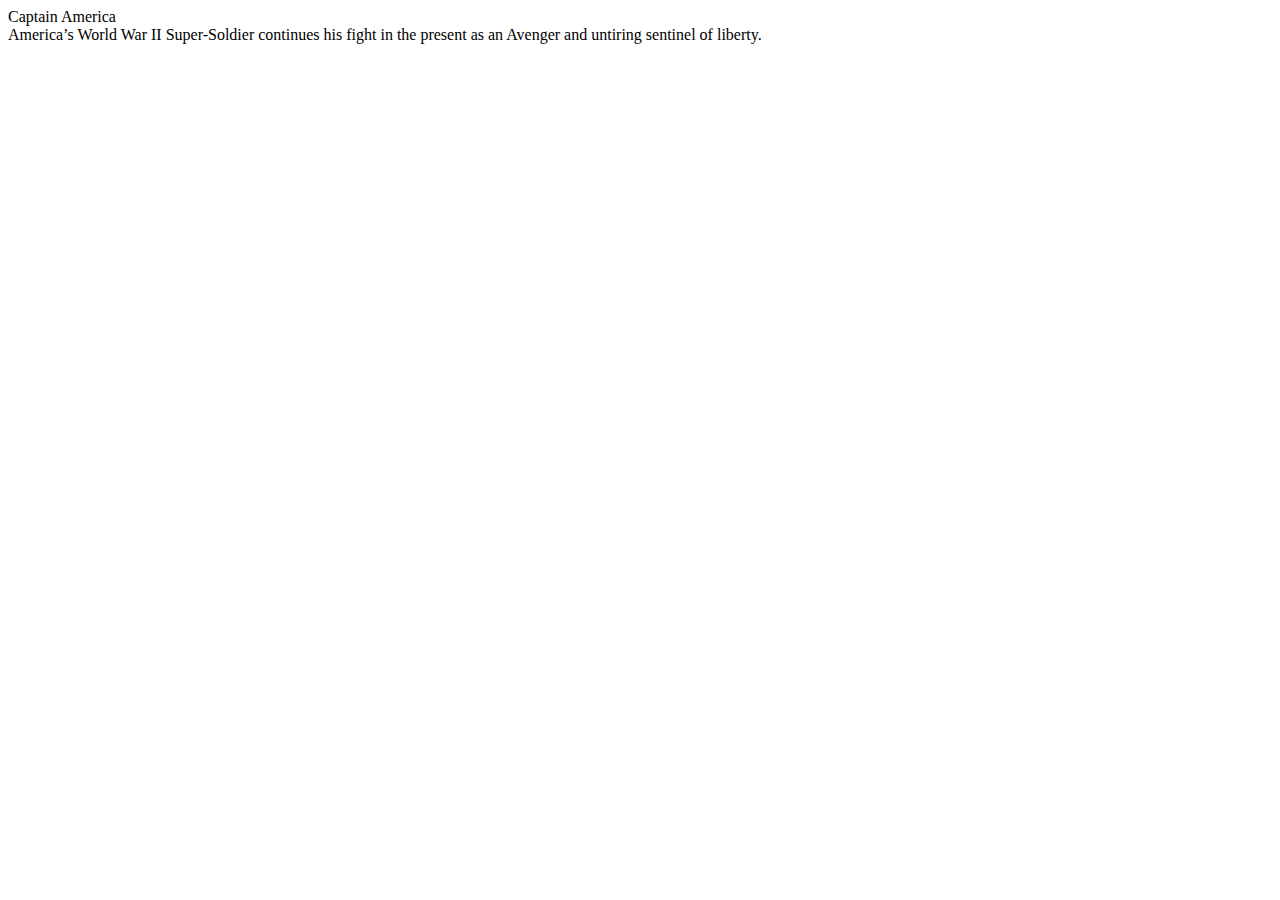
<file: indChart-CA/index.html>
<!DOCTYPE html>
<html lang="en" dir="ltr">
  <head>
    <meta charset="utf-8">
    <title></title>
  </head>
  <body>
    <div class="">

    </div>
    <div class="col-sm-2 name">Captain America</div>
    <div class="col-sm-4 paragraph my-auto">America’s World War II Super-Soldier continues his fight in the present as an Avenger and untiring sentinel of liberty.</div>
    <div class="col-sm-6 indchart">
      <div class="years">

      </div>
      <div class="movies">

      </div>
    </div>
  </body>
</html>
</file>
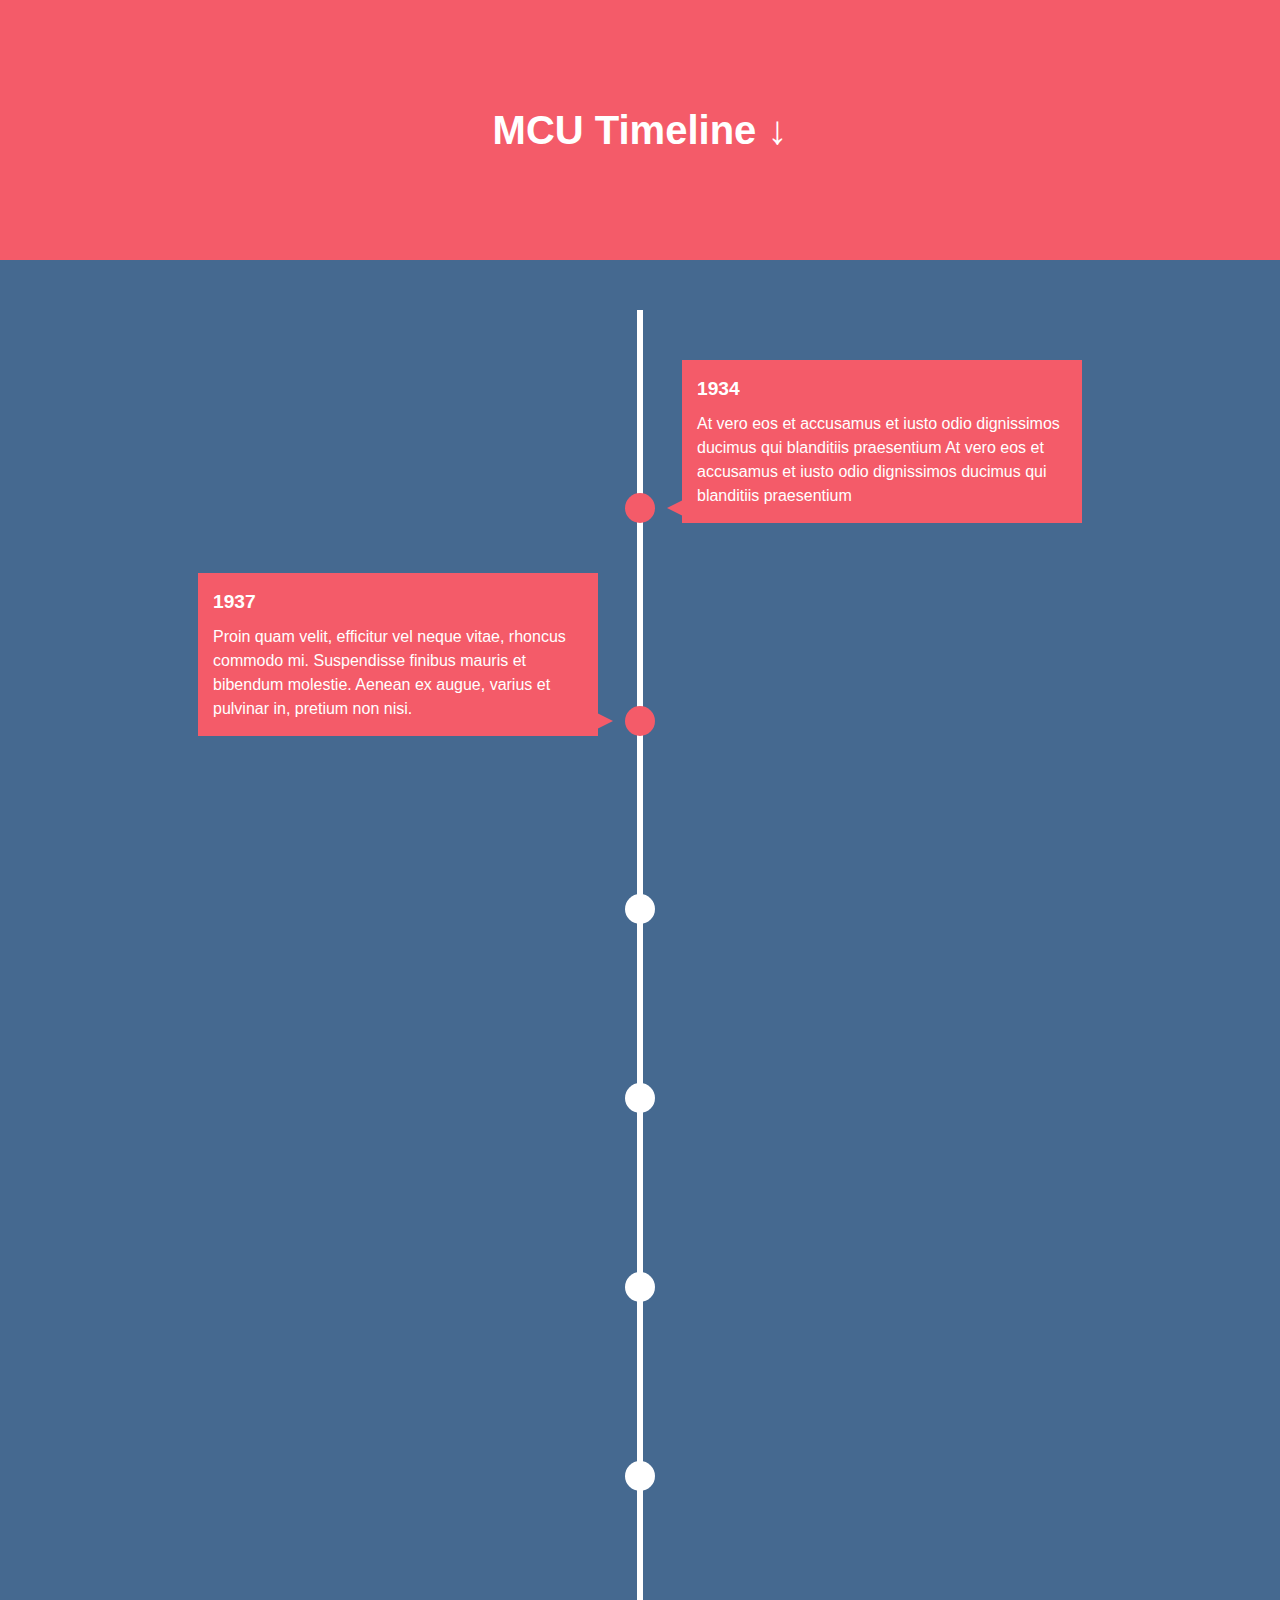
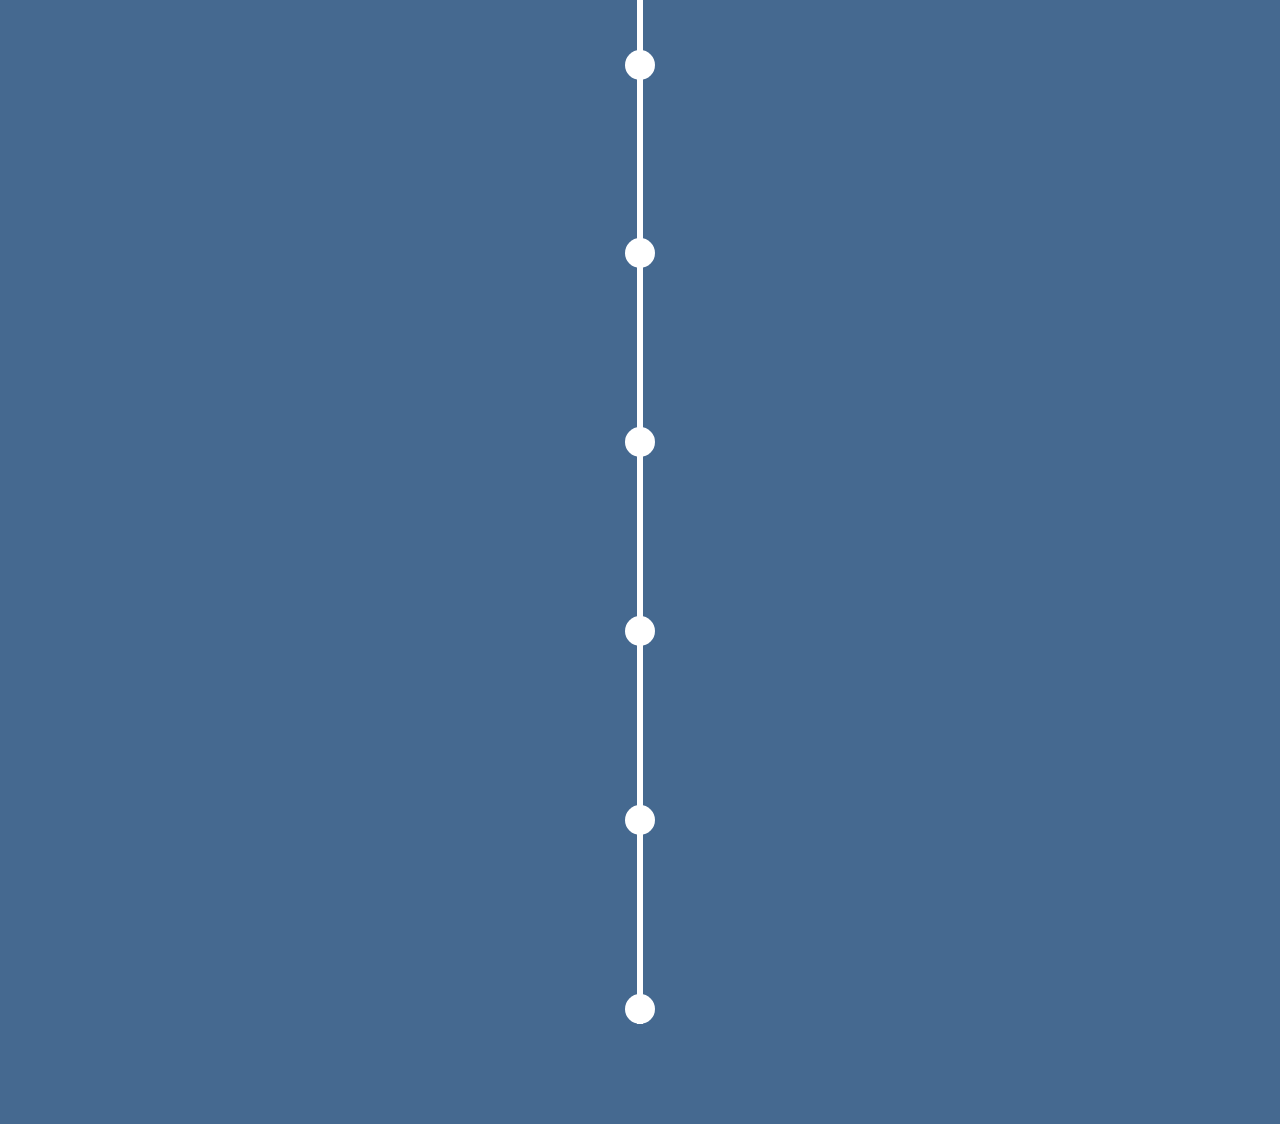
<file: Timeline/index.html>
<!DOCTYPE html>
<html lang="en" dir="ltr">
  <head>
    <meta charset="utf-8">
    <title></title>
    <link rel="stylesheet" href="style.css">
  </head>
  <body>
    <section class="intro">
      <div class="container">
        <h1>MCU Timeline &darr;</h1>
      </div>
    </section>

    <section class="timeline">
      <ul>
        <li>
          <div>
            <time>1934</time> At vero eos et accusamus et iusto odio dignissimos ducimus qui blanditiis praesentium At vero eos et accusamus et iusto odio dignissimos ducimus qui blanditiis praesentium
          </div>
        </li>
        <li>
          <div>
            <time>1937</time> Proin quam velit, efficitur vel neque vitae, rhoncus commodo mi. Suspendisse finibus mauris et bibendum molestie. Aenean ex augue, varius et pulvinar in, pretium non nisi.
          </div>
        </li>
        <li>
          <div>
            <time>1940</time> Proin iaculis, nibh eget efficitur varius, libero tellus porta dolor, at pulvinar tortor ex eget ligula. Integer eu dapibus arcu, sit amet sollicitudin eros.
          </div>
        </li>
        <li>
          <div>
            <time>1943</time> In mattis elit vitae odio posuere, nec maximus massa varius. Suspendisse varius volutpat mattis. Vestibulum id magna est.
          </div>
        </li>
        <li>
          <div>
            <time>1946</time> In mattis elit vitae odio posuere, nec maximus massa varius. Suspendisse varius volutpat mattis. Vestibulum id magna est.
          </div>
        </li>
        <li>
          <div>
            <time>1956</time> In mattis elit vitae odio posuere, nec maximus massa varius. Suspendisse varius volutpat mattis. Vestibulum id magna est.
          </div>
        </li>
        <li>
          <div>
            <time>1957</time> In mattis elit vitae odio posuere, nec maximus massa varius. Suspendisse varius volutpat mattis. Vestibulum id magna est.
          </div>
        </li>
        <li>
          <div>
            <time>1967</time> Aenean condimentum odio a bibendum rhoncus. Ut mauris felis, volutpat eget porta faucibus, euismod quis ante.
          </div>
        </li>
        <li>
          <div>
            <time>1977</time> Vestibulum porttitor lorem sed pharetra dignissim. Nulla maximus, dui a tristique iaculis, quam dolor convallis enim, non dignissim ligula ipsum a turpis.
          </div>
        </li>
        <li>
          <div>
            <time>1985</time> In mattis elit vitae odio posuere, nec maximus massa varius. Suspendisse varius volutpat mattis. Vestibulum id magna est.
          </div>
        </li>
        <li>
          <div>
            <time>2000</time> In mattis elit vitae odio posuere, nec maximus massa varius. Suspendisse varius volutpat mattis. Vestibulum id magna est.
          </div>
        </li>
        <li>
          <div>
            <time>2005</time> In mattis elit vitae odio posuere, nec maximus massa varius. Suspendisse varius volutpat mattis. Vestibulum id magna est.
          </div>
        </li>
      </ul>
    </section>

  </body>

  <script type="text/javascript" src="main.js">

  </script>
</html>
</file>
<file: Timeline/style.css>
*,
*::before,
*::after {
  margin: 0;
  padding: 0;
  box-sizing: border-box;
}

body {
  font: normal 16px/1.5 "Helvetica Neue", sans-serif;
  background: #456990;
  color: #fff;
  overflow-x: hidden;
  padding-bottom: 50px;
}  /* INTRO SECTION
–––––––––––––––––––––––––––––––––––––––––––––––––– */

.intro {
  background: #F45B69;
  padding: 100px 0;
}

.container {
  width: 90%;
  max-width: 1200px;
  margin: 0 auto;
  text-align: center;
}

h1 {
  font-size: 2.5rem;
}


/* TIMELINE
–––––––––––––––––––––––––––––––––––––––––––––––––– */

.timeline ul {
  background: #456990;
  padding: 50px 0;
}

.timeline ul li {
  list-style-type: none;
  position: relative;
  width: 6px;
  margin: 0 auto;
  padding-top: 50px;
  background: #fff;
}

.timeline ul li::after {
  content: '';
  position: absolute;
  left: 50%;
  bottom: 0;
  transform: translateX(-50%);
  width: 30px;
  height: 30px;
  border-radius: 50%;
  background: inherit;
}

.timeline ul li div {
  position: relative;
  bottom: 0;
  width: 400px;
  padding: 15px;
  background: #F45B69;
}

.timeline ul li div::before {
  content: '';
  position: absolute;
  bottom: 7px;
  width: 0;
  height: 0;
  border-style: solid;
}

.timeline ul li:nth-child(odd) div {
  left: 45px;
}

.timeline ul li:nth-child(odd) div::before {
  left: -15px;
  border-width: 8px 16px 8px 0;
  border-color: transparent #F45B69 transparent transparent;
}

.timeline ul li:nth-child(even) div {
  left: -439px;
}

.timeline ul li:nth-child(even) div::before {
  right: -15px;
  border-width: 8px 0 8px 16px;
  border-color: transparent transparent transparent #F45B69;
}

time {
  display: block;
  font-size: 1.2rem;
  font-weight: bold;
  margin-bottom: 8px;
}


/* EFFECTS
–––––––––––––––––––––––––––––––––––––––––––––––––– */

.timeline ul li::after {
  transition: background .5s ease-in-out;
}

.timeline ul li.in-view::after {
  background: #F45B69;
}

.timeline ul li div {
  visibility: hidden;
  opacity: 0;
  transition: all .5s ease-in-out;
}

.timeline ul li:nth-child(odd) div {
  transform: translate3d(200px, 0, 0);
}

.timeline ul li:nth-child(even) div {
  transform: translate3d(-200px, 0, 0);
}

.timeline ul li.in-view div {
  transform: none;
  visibility: visible;
  opacity: 1;
}


/* GENERAL MEDIA QUERIES
–––––––––––––––––––––––––––––––––––––––––––––––––– */

@media screen and (max-width: 900px) {
  .timeline ul li div {
    width: 250px;
  }
  .timeline ul li:nth-child(even) div {
    left: -289px;
    /*250+45-6*/
  }
}

@media screen and (max-width: 600px) {
  .timeline ul li {
    margin-left: 20px;
  }
  .timeline ul li div {
    width: calc(100vw - 91px);
  }
  .timeline ul li:nth-child(even) div {
    left: 45px;
  }
  .timeline ul li:nth-child(even) div::before {
    left: -15px;
    border-width: 8px 16px 8px 0;
    border-color: transparent #F45B69 transparent transparent;
  }
}
</file>
